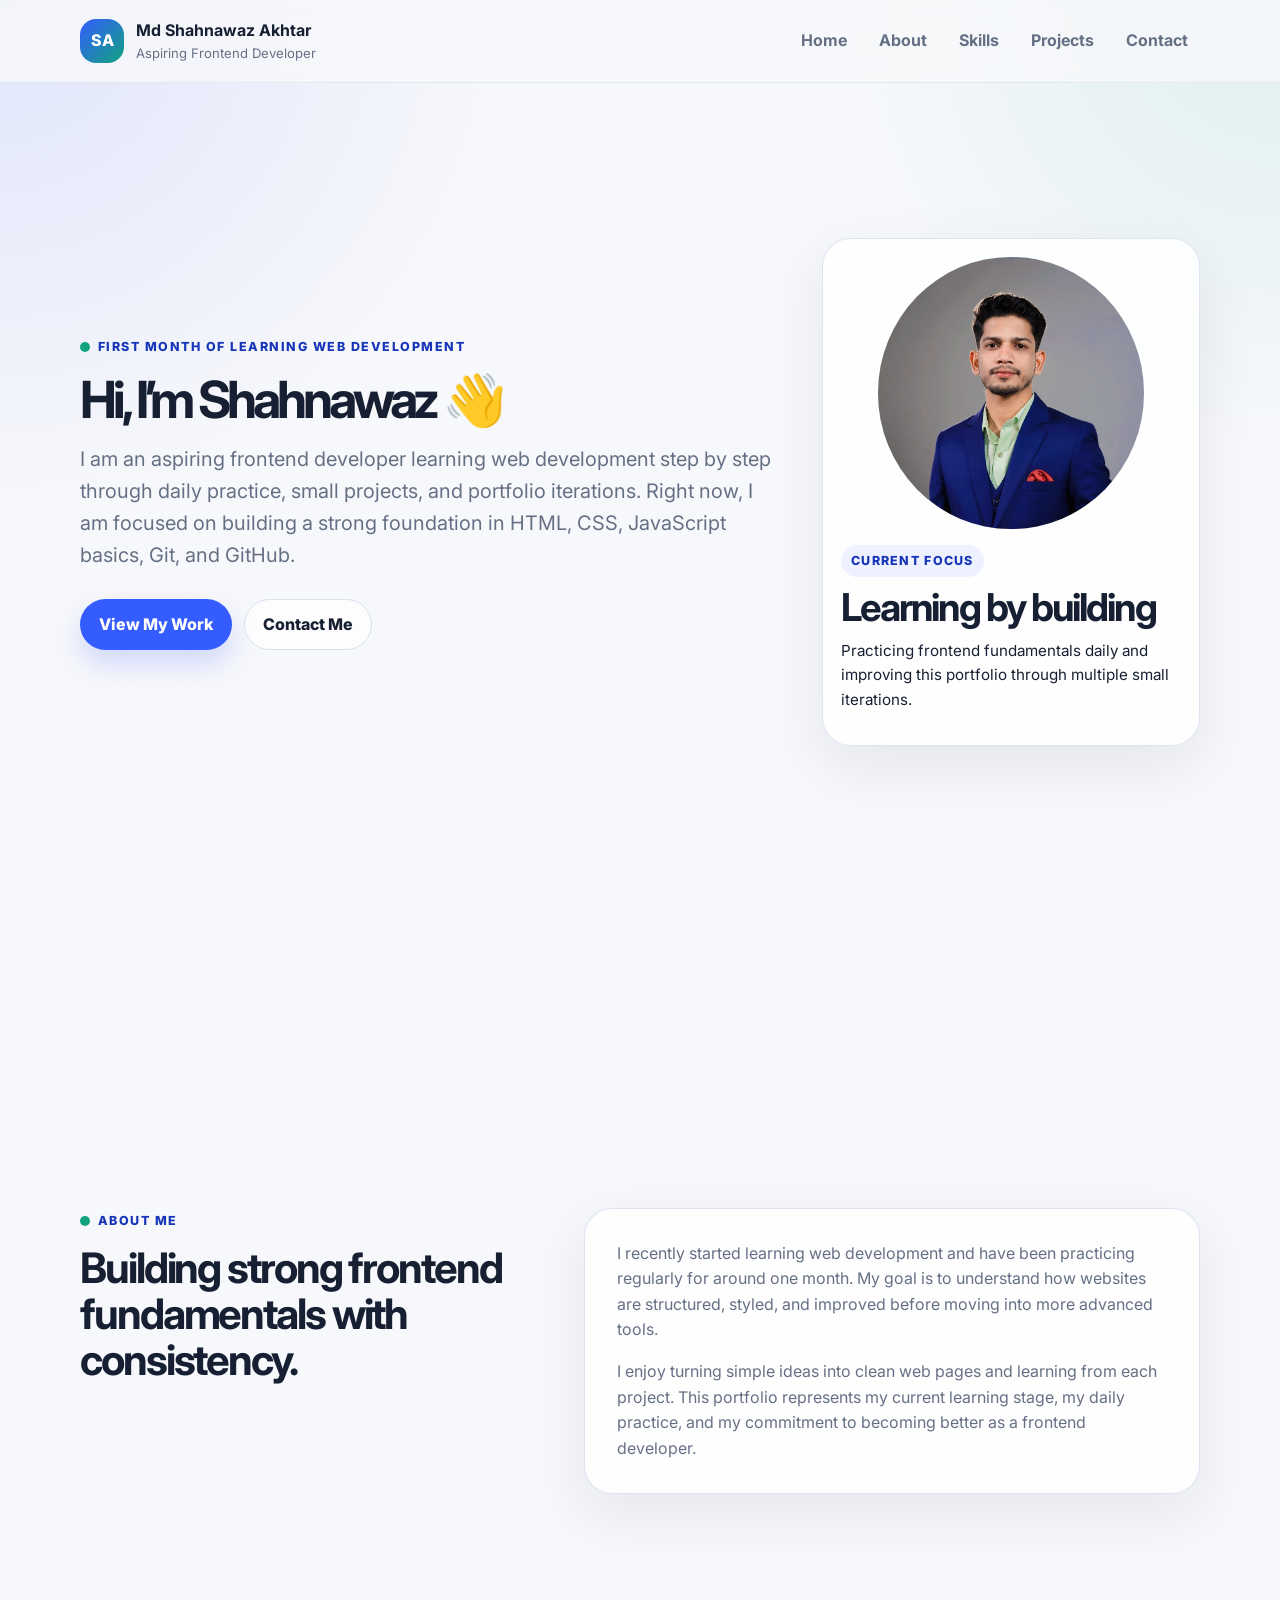
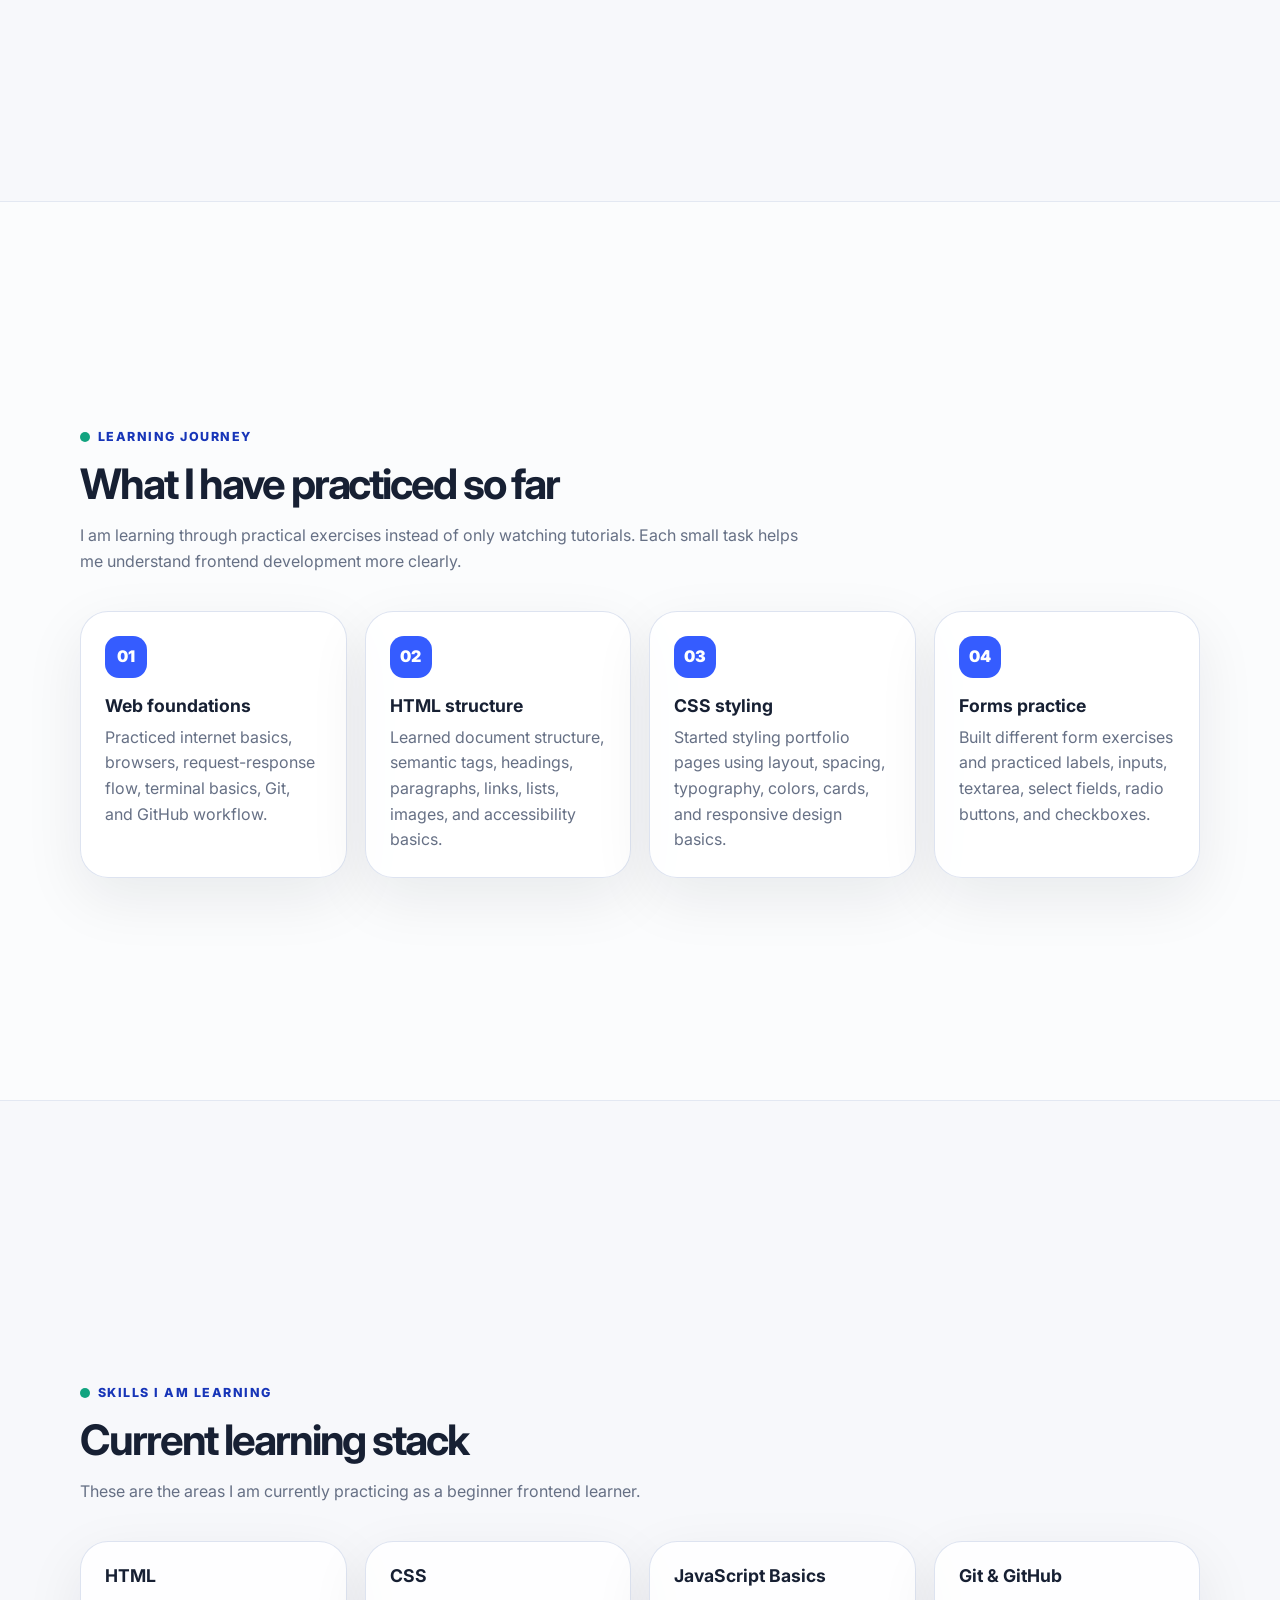
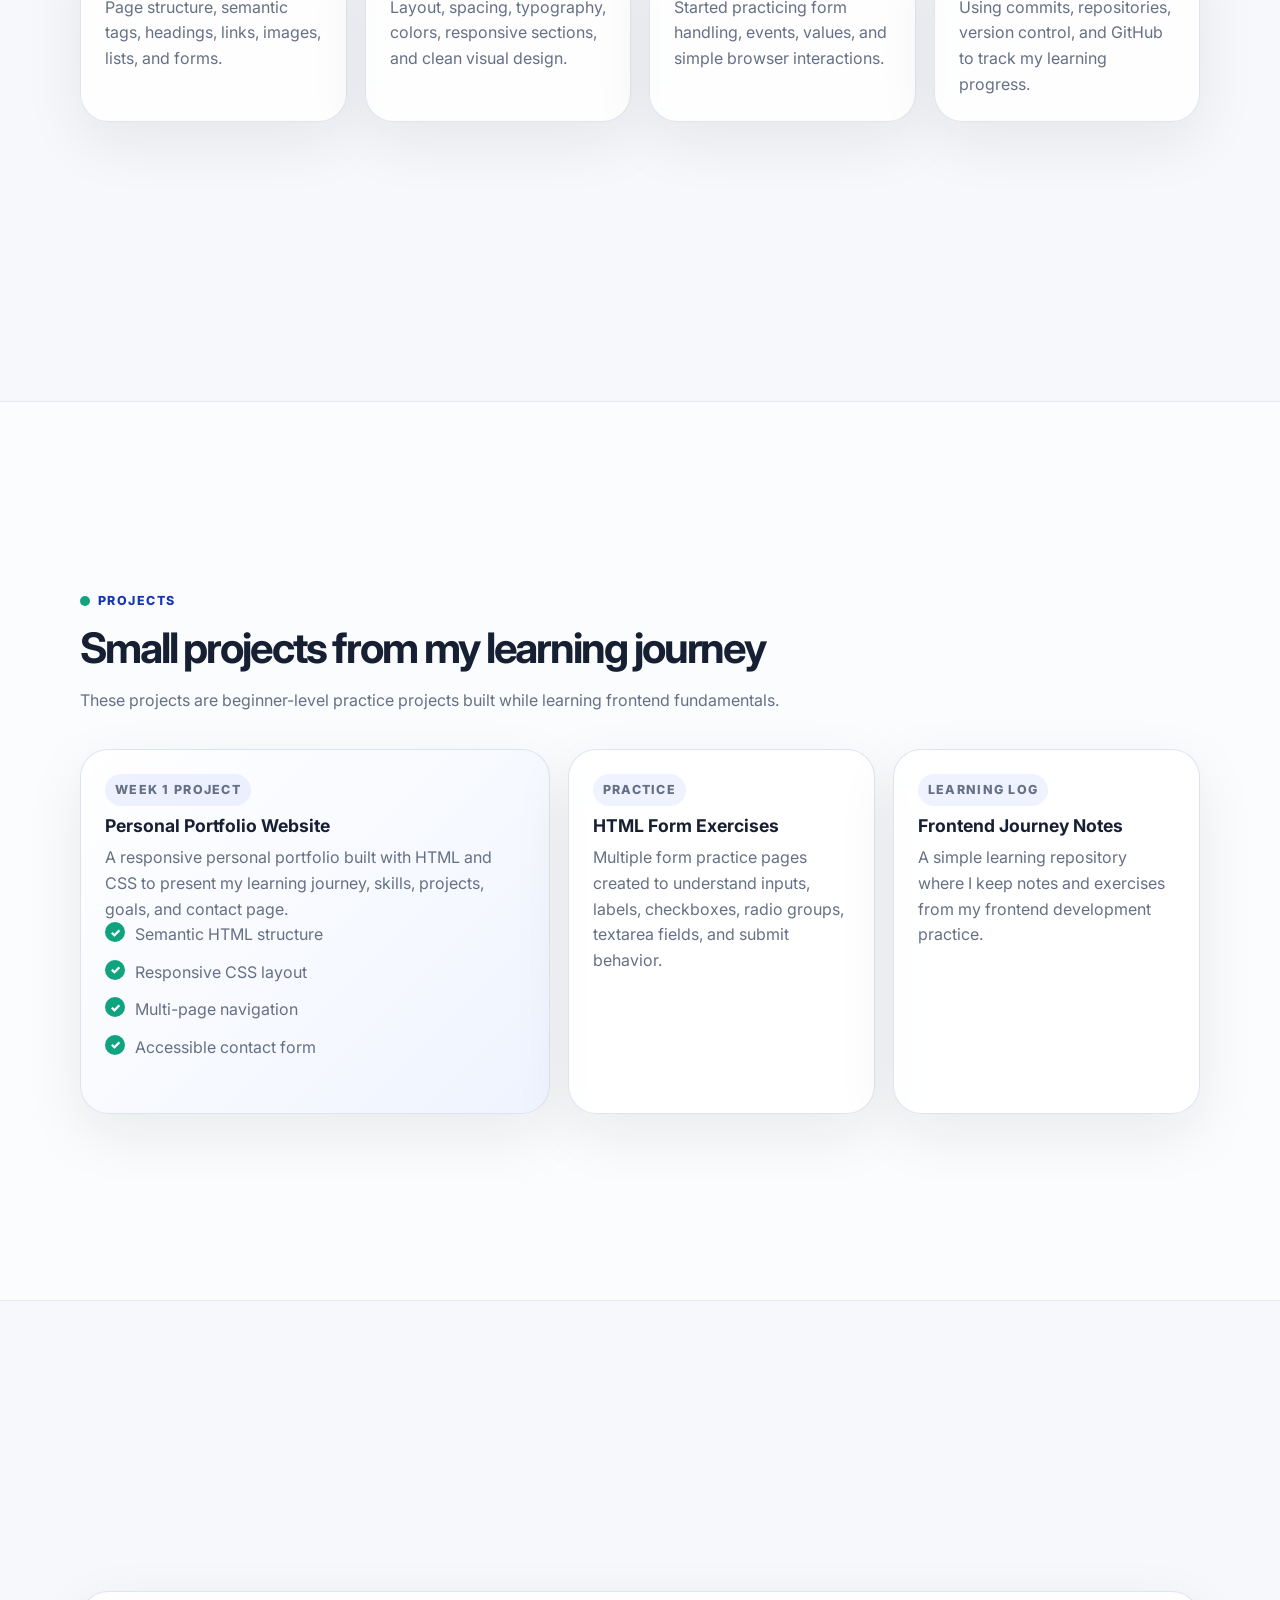
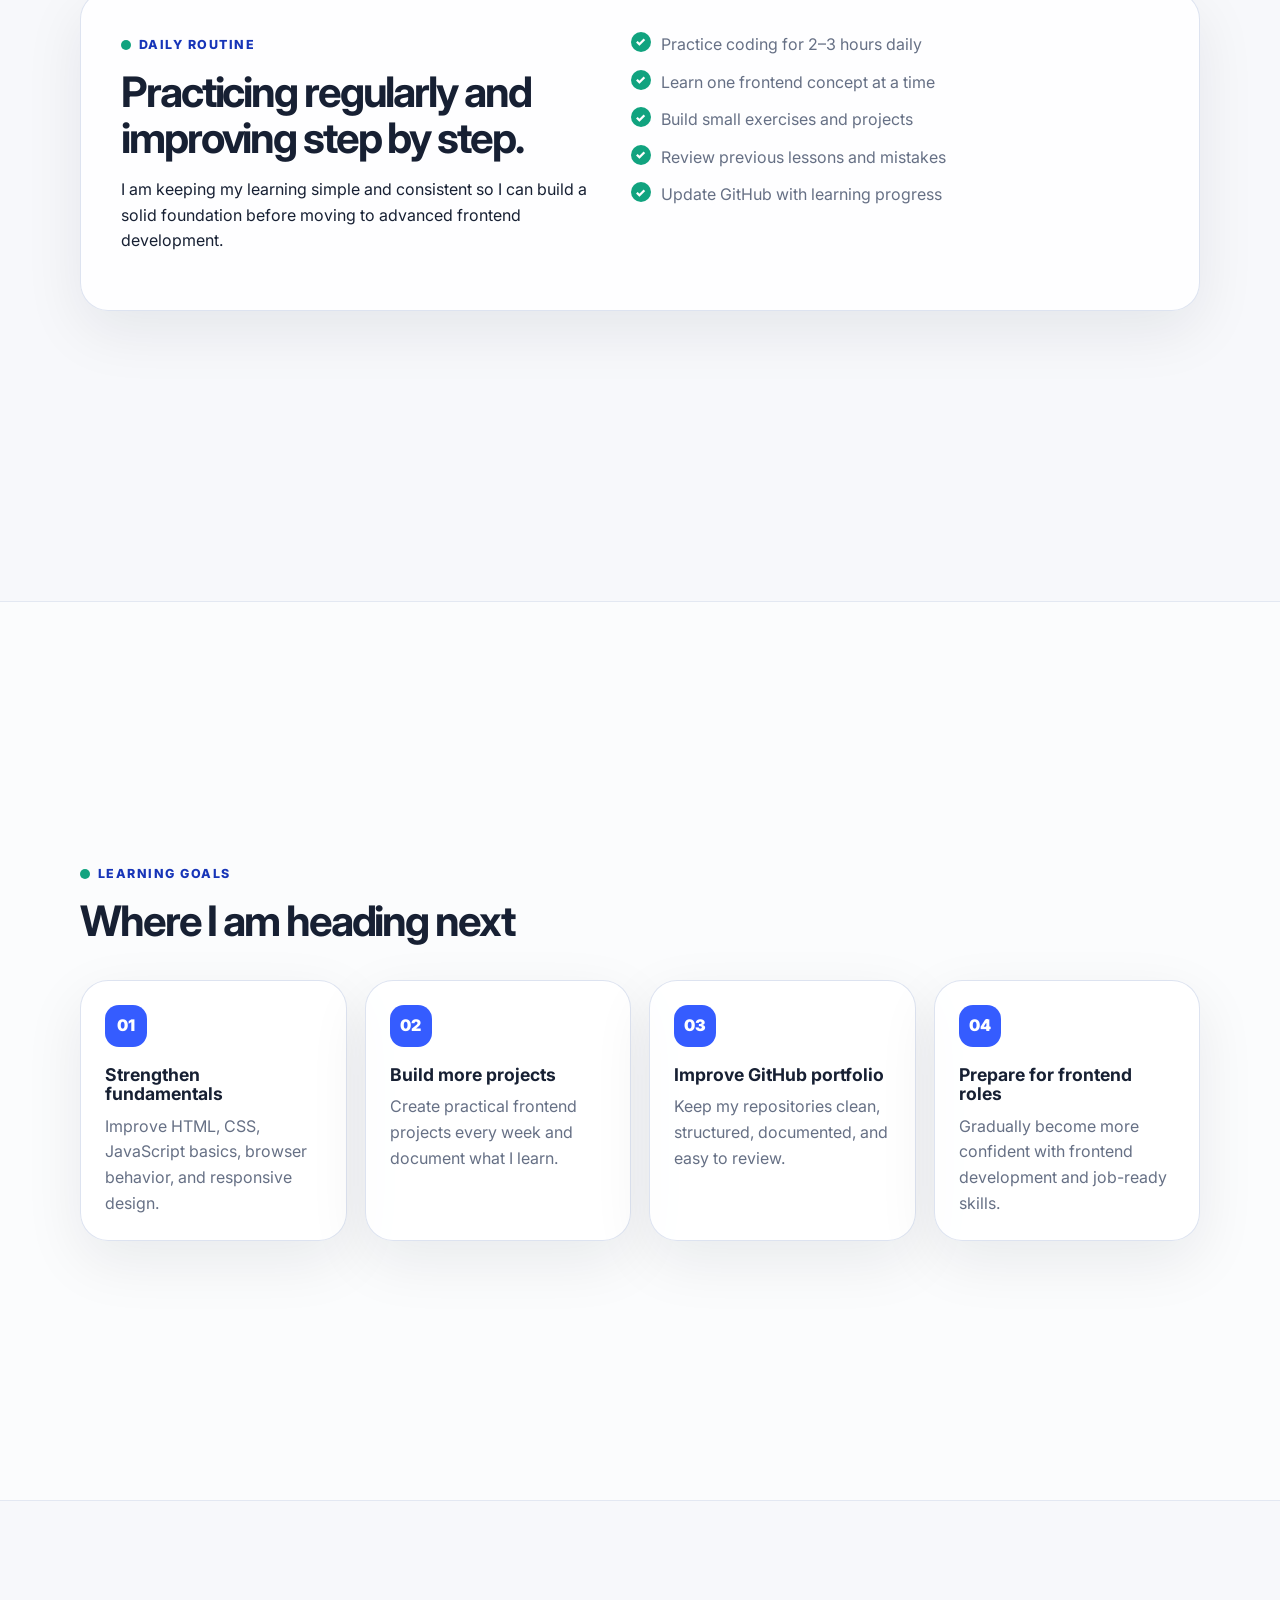
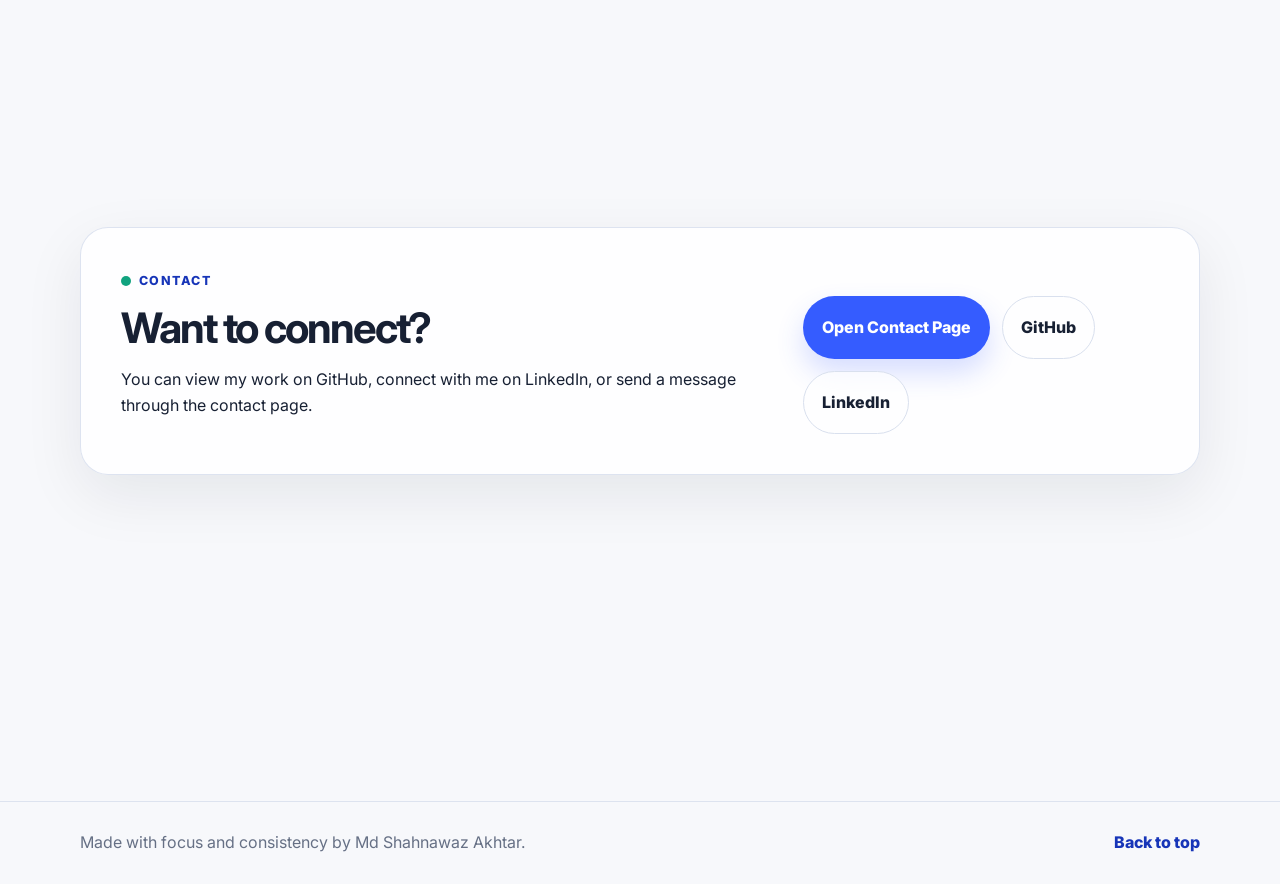
<file: index.html>
<!DOCTYPE html>
<html lang="en">

<head>
  <meta charset="UTF-8" />
  <meta name="viewport" content="width=device-width, initial-scale=1.0" />
  <meta name="description" content="Portfolio of Md Shahnawaz Akhtar, an aspiring frontend developer learning HTML, CSS, JavaScript, and Git through daily practical projects." />
  <title>Md Shahnawaz Akhtar | Aspiring Frontend Developer</title>
  <link rel="preconnect" href="https://fonts.googleapis.com" />
  <link rel="preconnect" href="https://fonts.gstatic.com" crossorigin />
  <link href="https://fonts.googleapis.com/css2?family=Inter:wght@400;500;600;700;800&display=swap" rel="stylesheet" />
  <link rel="stylesheet" href="styles.css" />
</head>

<body>
  <a class="skip-link" href="#main-content">Skip to main content</a>

  <header class="site-header">

    <div class="container header-content">
      <a class="brand" href="index.html" aria-label="Md Shahnawaz Akhtar home">
        <span class="brand-mark">SA</span>
        <span>
          <strong>Md Shahnawaz Akhtar</strong>
          <small>Aspiring Frontend Developer</small>
        </span>
      </a>

      <nav class="site-nav" aria-label="Main navigation">
        <a href="#home">Home</a>
        <a href="#about">About</a>
        <a href="#skills">Skills</a>
        <a href="#projects">Projects</a>
        <a href="contact.html">Contact</a>
      </nav>

    </div>

  </header>

  <main id="main-content">
    <section class="hero section-padding" id="home">
      <div class="container hero-grid">
        <div class="hero-copy">

          <p class="eyebrow">First month of learning web development</p>
          <h1>Hi, I’m Shahnawaz 👋</h1>
          <p class="hero-text">
            I am an aspiring frontend developer learning web development step by step through daily practice, small projects, and portfolio iterations. Right now, I am focused on building a strong foundation in HTML, CSS, JavaScript basics, Git, and GitHub.
          </p>

          <div class="hero-actions" aria-label="Primary actions">
            <a class="button button-primary" href="#projects">View My Work</a>
            <a class="button button-secondary" href="contact.html">Contact Me</a>

          </div>
        </div>

        <div class="hero-card" aria-label="Profile summary card">
          <img src="assets/images/profile.jpg" alt="Profile illustration for Md Shahnawaz Akhtar" />
          <div>
            <p class="card-label">Current focus</p>
            <h2>Learning by building</h2>
            <p>
              Practicing frontend fundamentals daily and improving this portfolio through multiple small iterations.
            </p>
          </div>
        </div>
      </div>

    </section>

    <section class="section-padding" id="about">

      <div class="container two-column">
        <div>
          <p class="eyebrow">About me</p>
          <h2>Building strong frontend fundamentals with consistency.</h2>
        </div>
        <div class="content-card">
          <p>
            I recently started learning web development and have been practicing regularly for around one month. My goal is to understand how websites are structured, styled, and improved before moving into more advanced tools.
          </p>

          <p>
            I enjoy turning simple ideas into clean web pages and learning from each project. This portfolio represents my current learning stage, my daily practice, and my commitment to becoming better as a frontend developer.
          </p>
        </div>
      </div>
    </section>

    <section class="section-padding muted-section" id="journey">

      <div class="container">
        <div class="section-heading">
          <p class="eyebrow">Learning journey</p>
          <h2>What I have practiced so far</h2>
          <p>
            I am learning through practical exercises instead of only watching tutorials. Each small task helps me understand frontend development more clearly.
          </p>
        </div>

        <div class="timeline" aria-label="Frontend learning timeline">
          <article class="timeline-item">
            <span>01</span>
            <h3>Web foundations</h3>
            <p>Practiced internet basics, browsers, request-response flow, terminal basics, Git, and GitHub workflow.</p>
          </article>

          <article class="timeline-item">
            <span>02</span>
            <h3>HTML structure</h3>
            <p>Learned document structure, semantic tags, headings, paragraphs, links, lists, images, and accessibility basics.</p>
          </article>

          <article class="timeline-item">
            <span>03</span>
            <h3>CSS styling</h3>
            <p>Started styling portfolio pages using layout, spacing, typography, colors, cards, and responsive design basics.</p>
          </article>

          <article class="timeline-item">
            <span>04</span>
            <h3>Forms practice</h3>
            <p>Built different form exercises and practiced labels, inputs, textarea, select fields, radio buttons, and checkboxes.</p>
          </article>
        </div>
      </div>

    </section>

    <section class="section-padding" id="skills">

      <div class="container">
        <div class="section-heading">
          <p class="eyebrow">Skills I am learning</p>
          <h2>Current learning stack</h2>
          <p>These are the areas I am currently practicing as a beginner frontend learner.</p>
        </div>

        <div class="skills-grid">
          <article class="skill-card">
            <h3>HTML</h3>
            <p>Page structure, semantic tags, headings, links, images, lists, and forms.</p>
          </article>

          <article class="skill-card">
            <h3>CSS</h3>
            <p>Layout, spacing, typography, colors, responsive sections, and clean visual design.</p>
          </article>

          <article class="skill-card">
            <h3>JavaScript Basics</h3>
            <p>Started practicing form handling, events, values, and simple browser interactions.</p>
          </article>

          <article class="skill-card">
            <h3>Git & GitHub</h3>
            <p>Using commits, repositories, version control, and GitHub to track my learning progress.</p>
          </article>

        </div>
      </div>
    </section>

    <section class="section-padding muted-section" id="projects">

      <div class="container">
        <div class="section-heading">
          <p class="eyebrow">Projects</p>
          <h2>Small projects from my learning journey</h2>
          <p>These projects are beginner-level practice projects built while learning frontend fundamentals.</p>
        </div>

        <div class="project-grid">
          <article class="project-card featured-project">
            <div>
              <p class="project-tag">Week 1 project</p>
              <h3>Personal Portfolio Website</h3>
              <p>
                A responsive personal portfolio built with HTML and CSS to present my learning journey, skills, projects, goals, and contact page.
              </p>
            </div>

            <ul>
              <li>Semantic HTML structure</li>
              <li>Responsive CSS layout</li>
              <li>Multi-page navigation</li>
              <li>Accessible contact form</li>
            </ul>
          </article>

          <article class="project-card">
            <p class="project-tag">Practice</p>
            <h3>HTML Form Exercises</h3>
            <p>
              Multiple form practice pages created to understand inputs, labels, checkboxes, radio groups, textarea fields, and submit behavior.
            </p>
          </article>

          <article class="project-card">
            <p class="project-tag">Learning log</p>
            <h3>Frontend Journey Notes</h3>
            <p>
              A simple learning repository where I keep notes and exercises from my frontend development practice.
            </p>
          </article>
        </div>
      </div>

    </section>

    <section class="section-padding" id="routine">
      <div class="container split-panel">
        <div>
          <p class="eyebrow">Daily routine</p>
          <h2>Practicing regularly and improving step by step.</h2>
          <p>
            I am keeping my learning simple and consistent so I can build a solid foundation before moving to advanced frontend development.
          </p>
        </div>
        <ul class="check-list">
          <li>Practice coding for 2–3 hours daily</li>
          <li>Learn one frontend concept at a time</li>
          <li>Build small exercises and projects</li>
          <li>Review previous lessons and mistakes</li>
          <li>Update GitHub with learning progress</li>
        </ul>
      </div>
    </section>

    <section class="section-padding muted-section" id="goals">

      <div class="container">
        <div class="section-heading">
          <p class="eyebrow">Learning goals</p>
          <h2>Where I am heading next</h2>
        </div>

        <div class="goal-grid">
          <article class="goal-card">
            <span>01</span>
            <h3>Strengthen fundamentals</h3>
            <p>Improve HTML, CSS, JavaScript basics, browser behavior, and responsive design.</p>
          </article>
          <article class="goal-card">
            <span>02</span>
            <h3>Build more projects</h3>
            <p>Create practical frontend projects every week and document what I learn.</p>
          </article>
          <article class="goal-card">
            <span>03</span>
            <h3>Improve GitHub portfolio</h3>
            <p>Keep my repositories clean, structured, documented, and easy to review.</p>
          </article>
          <article class="goal-card">
            <span>04</span>
            <h3>Prepare for frontend roles</h3>
            <p>Gradually become more confident with frontend development and job-ready skills.</p>
          </article>
        </div>
      </div>

    </section>

    <section class="section-padding contact-preview" id="contact-preview">
      <div class="container contact-preview-card">
        <div>
          <p class="eyebrow">Contact</p>
          <h2>Want to connect?</h2>
          <p>
            You can view my work on GitHub, connect with me on LinkedIn, or send a message through the contact page.
          </p>
        </div>

        <div class="contact-actions">
          <a class="button button-primary" href="contact.html">Open Contact Page</a>
          <a class="button button-secondary" href="https://github.com/mdshahnawazakhtar1478-cmyk" target="_blank" rel="noopener noreferrer">GitHub</a>
          <a class="button button-secondary" href="https://www.linkedin.com/in/mdshahnawaz-akhtar-00664719a/" target="_blank" rel="noopener noreferrer">LinkedIn</a>
        </div>
      </div>
    </section>
  </main>

  <footer class="site-footer">

    <div class="container footer-content">
      <p>Made with focus and consistency by Md Shahnawaz Akhtar.</p>
      <a href="#home">Back to top</a>
    </div>
        
  </footer>

</body>

</html>
</file>
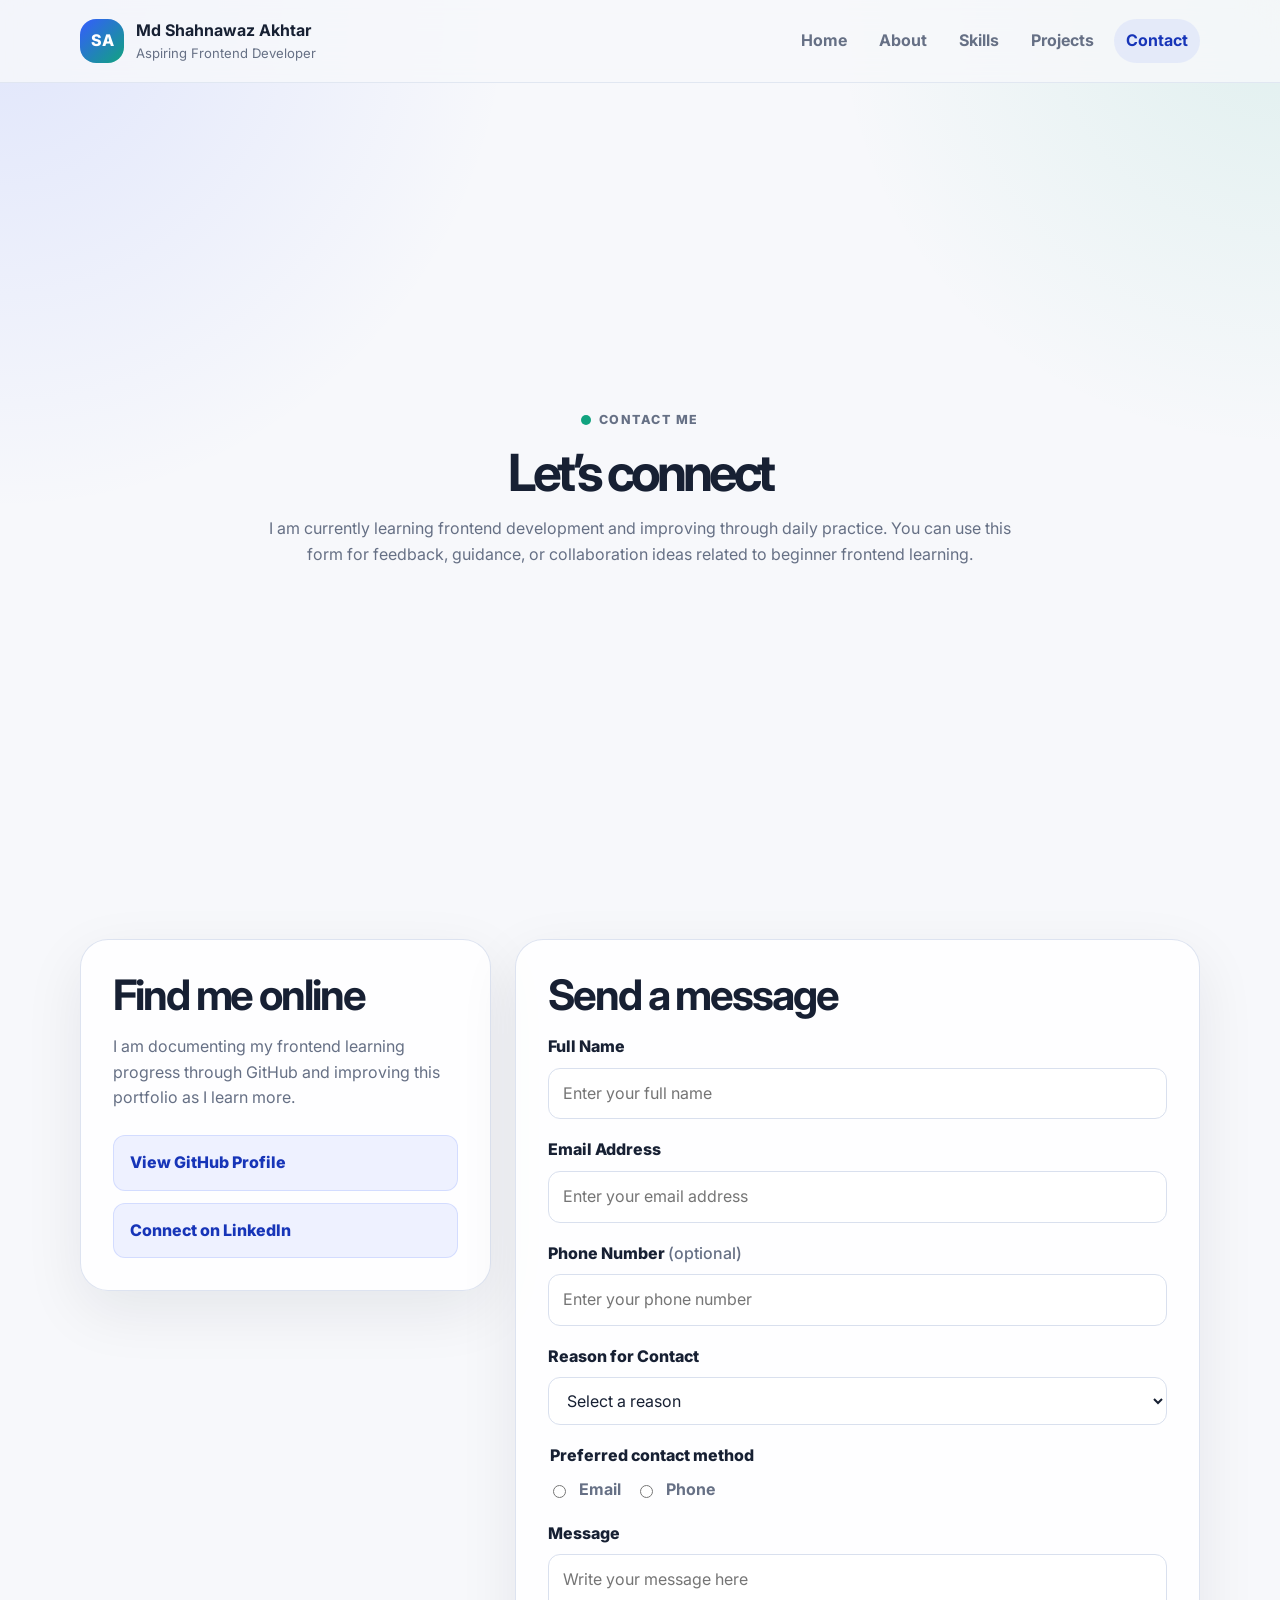
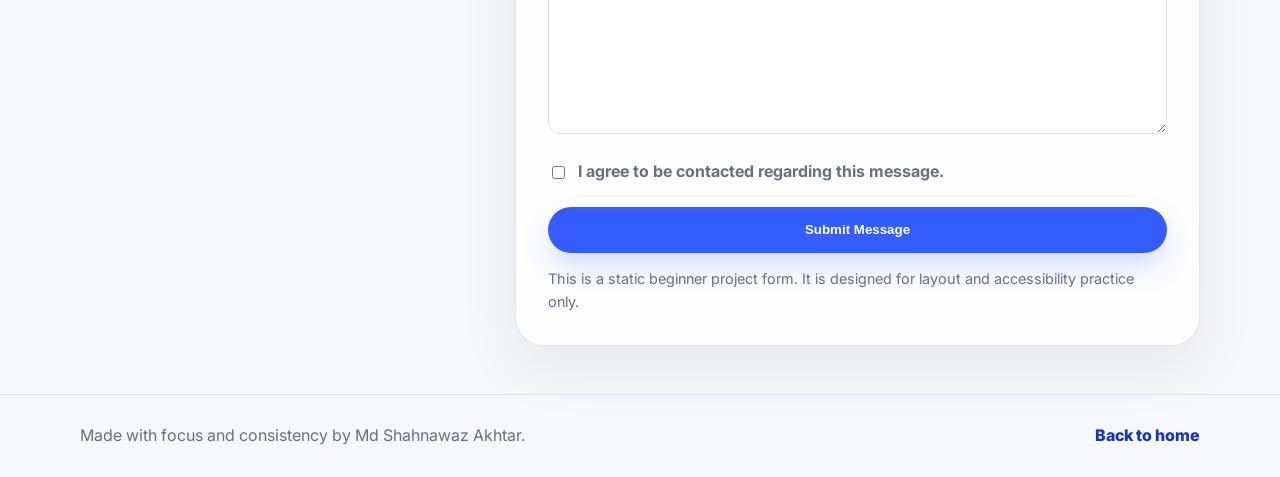
<file: contact.html>
<!DOCTYPE html>
<html lang="en">
<head>
  <meta charset="UTF-8" />
  <meta name="viewport" content="width=device-width, initial-scale=1.0" />
  <meta name="description" content="Contact Md Shahnawaz Akhtar, an aspiring frontend developer learning HTML, CSS, JavaScript, and Git." />
  <title>Contact | Md Shahnawaz Akhtar</title>
  <link rel="preconnect" href="https://fonts.googleapis.com" />
  <link rel="preconnect" href="https://fonts.gstatic.com" crossorigin />
  <link href="https://fonts.googleapis.com/css2?family=Inter:wght@400;500;600;700;800&display=swap" rel="stylesheet" />
  <link rel="stylesheet" href="styles.css"/>
  <link rel="stylesheet" href="contact.css" /> 
</head>

<body>
  <a class="skip-link" href="#main-content">Skip to main content</a>

  <header class="site-header">
    <div class="container header-content">
      <a class="brand" href="index.html" aria-label="Md Shahnawaz Akhtar home">
        <span class="brand-mark">SA</span>
        <span>
          <strong>Md Shahnawaz Akhtar</strong>
          <small>Aspiring Frontend Developer</small>
        </span>
      </a>

      <nav class="site-nav" aria-label="Main navigation">
        <a href="index.html">Home</a>
        <a href="index.html#about">About</a>
        <a href="index.html#skills">Skills</a>
        <a href="index.html#projects">Projects</a>
        <a href="contact.html" aria-current="page">Contact</a>
      </nav>
    </div>
  </header>

  <main id="main-content">
    <section class="page-hero section-padding">
      <div class="container narrow-container">
        <p class="eyebrow">Contact me</p>
        <h1>Let’s connect</h1>
        <p>
          I am currently learning frontend development and improving through daily practice. You can use this form for feedback, guidance, or collaboration ideas related to beginner frontend learning.
        </p>
      </div>
    </section>

    <section class="section-padding contact-section" id="contact-form">
      <div class="container contact-grid">
        <aside class="contact-info" aria-label="Contact information">
          <h2>Find me online</h2>
          <p>
            I am documenting my frontend learning progress through GitHub and improving this portfolio as I learn more.
          </p>
          <div class="contact-links">
            <a href="https://github.com/mdshahnawazakhtar1478-cmyk" target="_blank" rel="noopener noreferrer">View GitHub Profile</a>
            <a href="https://www.linkedin.com/in/mdshahnawaz-akhtar-00664719a/" target="_blank" rel="noopener noreferrer">Connect on LinkedIn</a>
          </div>
        </aside>

        <form class="contact-form" action="#" method="post">
          <h2>Send a message</h2>

          <div class="form-group">
            <label for="full-name">Full Name</label>
            <input type="text" id="full-name" name="fullName" placeholder="Enter your full name" required />
          </div>

          <div class="form-group">
            <label for="email">Email Address</label>
            <input type="email" id="email" name="email" placeholder="Enter your email address" required />
          </div>

          <div class="form-group">
            <label for="phone">Phone Number <span>(optional)</span></label>
            <input type="tel" id="phone" name="phone" placeholder="Enter your phone number" />
          </div>

          <div class="form-group">
            <label for="reason">Reason for Contact</label>
            <select id="reason" name="reason" required>
              <option value="">Select a reason</option>
              <option value="feedback">Portfolio feedback</option>
              <option value="learning">Learning guidance</option>
              <option value="collaboration">Collaboration idea</option>
              <option value="other">Other</option>
            </select>
          </div>

          <fieldset>
            <legend>Preferred contact method</legend>
            <div class="radio-group">
              <label for="contact-email">
                <input type="radio" id="contact-email" name="contactMethod" value="email" required />
                Email
              </label>
              <label for="contact-phone">
                <input type="radio" id="contact-phone" name="contactMethod" value="phone" />
                Phone
              </label>
            </div>
          </fieldset>

          <div class="form-group">
            <label for="message">Message</label>
            <textarea id="message" name="message" rows="6" placeholder="Write your message here" required></textarea>
          </div>

          <label class="checkbox-label" for="permission">
            <input type="checkbox" id="permission" name="permission" required />
            I agree to be contacted regarding this message.
          </label>

          <button class="button button-primary" type="submit">Submit Message</button>
          <p class="form-note">This is a static beginner project form. It is designed for layout and accessibility practice only.</p>
        </form>
      </div>
    </section>
  </main>

  <footer class="site-footer">
    <div class="container footer-content">
      <p>Made with focus and consistency by Md Shahnawaz Akhtar.</p>
      <a href="index.html">Back to home</a>
    </div>
  </footer>
</body>
</html>
</file>
<file: styles.css>
/* =========================
   Base styles
========================= */
:root {
  --color-bg: #f7f8fb;
  --color-surface: #ffffff;
  --color-surface-soft: #eef3ff;
  --color-text: #172033;
  --color-muted: #667085;
  --color-border: #d9e0ee;
  --color-primary: #355cff;
  --color-primary-dark: #1735b8;
  --color-secondary: #052295;
  --color-accent: #11a37f;
  --shadow-soft: 0 20px 60px rgba(15, 23, 42, 0.08);
  --radius-lg: 28px;
  --radius-md: 18px;
  --radius-sm: 12px;
  --container-width: 1120px;
}

* {
  box-sizing: border-box;
}

html {
  scroll-behavior: smooth;
}

body {
  margin: 0;
  font-family: "Inter", Arial, sans-serif;
  line-height: 1.6;
  color: var(--color-text);
  background:
    radial-gradient(circle at top left, rgba(53, 92, 255, 0.12), transparent 32rem),
    radial-gradient(circle at top right, rgba(17, 163, 127, 0.1), transparent 28rem),
    var(--color-bg);
}

img {
  max-width: 100%;
  height: auto;
  display: block;
}

a {
  color: inherit;
}

p,
ul,
ol {
  margin-top: 0;
}

h1,
h2,
h3 {
  margin: 0 0 16px;
  line-height: 1.1;
}

h1 {
    font-size: clamp(32px,4vw, 74px);
    letter-spacing: -0.08em;
}

h2 {
    font-size: clamp(32px, 4vw, 42px);
    letter-spacing: -0.05em;
}

h3 {
  font-size: 17.6px;
}

.container {
  width: min(92%, var(--container-width));
  margin: 0 auto;
}

.narrow-container {
  max-width: 760px;
}

section{
    min-height: 100vh;
    display:flex;
    align-items:center;
}

.section-padding{
    padding:48px 0;
}

.muted-section {
  background: rgba(255, 255, 255, 0.46);
  border-top: 1px solid rgba(217, 224, 238, 0.7);
  border-bottom: 1px solid rgba(217, 224, 238, 0.7);
}

.skip-link {
  position: absolute;
  left: 16px;
  top: -60px;
  z-index: 100;
  padding: 10px 14px;
  color: #ffffff;
  background: var(--color-primary);
  border-radius: 999px;
  transition: top 0.2s ease;
}

.skip-link:focus {
  top: 16px;
}

.eyebrow {
  display: inline-flex;
  align-items: center;
  gap: 8px;
  margin-bottom: 14px;
  color: var(--color-primary-dark);
  font-weight: 800;
  font-size: 12.48px;
  text-transform: uppercase;
  letter-spacing: 0.12em;
}

.eyebrow::before {
  content: "";
  width: 10px;
  height: 10px;
  border-radius: 999px;
  background: var(--color-accent);
}

.button {
  display: inline-flex;
  align-items: center;
  justify-content: center;
  min-height: 46px;
  padding: 12px 18px;
  border: 1px solid transparent;
  border-radius: 999px;
  font-weight: 800;
  text-decoration: none;
  cursor: pointer;
  transition: transform 0.2s ease, box-shadow 0.2s ease, background 0.2s ease;
}

.button:hover,
.button:focus-visible {
  transform: translateY(-2px);
}

.button-primary {
  color: #ffffff;
  background: var(--color-primary);
  box-shadow: 0 14px 28px rgba(53, 92, 255, 0.2);
}

.button-primary:hover,
.button-primary:focus-visible {
  background: var(--color-primary-dark);
}

.button-secondary {
  color: var(--color-text);
  background: rgba(255, 255, 255, 0.74);
  border-color: var(--color-border);
}

.section-heading {
  max-width: 740px;
  margin-bottom: 36px;
}

.section-heading p:last-child,
.content-card p,
.project-card p,
.skill-card p,
.goal-card p,
.timeline-item p,
.contact-info p,
.page-hero p {
  color: var(--color-muted);
}

/* =========================
   Header and navigation
========================= */
.site-header {
  position: sticky;
  top: 0;
  z-index: 20;
  background: rgba(247, 248, 251, 0.82);
  border-bottom: 1px solid rgba(217, 224, 238, 0.75);
  backdrop-filter: blur(18px);
}

.header-content {
  display: flex;
  align-items: center;
  justify-content: space-between;
  gap: 24px;
  min-height: 82px;
}

.brand {
  display: inline-flex;
  align-items: center;
  gap: 12px;
  color: var(--color-text);
  text-decoration: none;
}

.brand-mark {
  display: grid;
  place-items: center;
  width: 44px;
  height: 44px;
  color: #ffffff;
  font-weight: 800;
  background: linear-gradient(135deg, var(--color-primary), var(--color-accent));
  border-radius: 16px;
}

.brand strong,
.brand small {
  display: block;
}

.brand small {
  color: var(--color-muted);
    font-size: 13.12px;
}

.site-nav {
  display: flex;
  align-items: center;
  justify-content: flex-end;
  gap: 8px;
  flex-wrap: wrap;
}

.site-nav a {
  padding: 9px 12px;
  color: var(--color-muted);
  font-weight: 700;
  text-decoration: none;
  border-radius: 999px;
}

.site-nav a:hover,
.site-nav a:focus-visible,
.site-nav a[aria-current="page"] {
  color: var(--color-primary-dark);
  background: rgba(53, 92, 255, 0.08);
}

/* =========================
   Hero
========================= */
.hero {
  min-height: calc(100vh - 82px);
  display: flex;
  align-items: center;
  padding: 32px 0;
}

.hero-grid {
  display: grid;
  grid-template-columns: 1.3fr 0.7fr;
  align-items: center;
  gap: 40px;
}

#home {
  scroll-margin-top: 80px;
}

.hero-text {
  max-width: 700px;
  color: var(--color-muted);
  font-size: clamp(16.8px, 2vw, 20px);
}

.hero-actions,
.contact-actions {
  display: flex;
  gap: 12px;
  flex-wrap: wrap;
  margin-top: 28px;
}

.hero-card,
.content-card,
.skill-card,
.project-card,
.goal-card,
.timeline-item,
.contact-info,
.contact-form,
.contact-preview-card,
.split-panel {
  background: rgba(255, 255, 255, 0.82);
  border: 1px solid rgba(217, 224, 238, 0.88);
  border-radius: var(--radius-lg);
  box-shadow: var(--shadow-soft);
}

.hero-card {
    align-self: center;
    max-width: 500px;
    justify-self: end;
    padding: 18px;
}

.hero-card img {
    width: 78%;
    margin: 0 auto 16px;
    border-radius: 50%;
    display: block;
}

.hero-card h2 {
    font-size: clamp(2rem, 3vw, 2.5rem);
    line-height: 1.05;
    margin-bottom: 12px;
}

.hero-card h2 {
    font-size: clamp(2rem, 3vw, 2.5rem);
    line-height: 1.05;
    margin-bottom: 12px;
}

.hero-card p:last-child {
    font-size: 0.95rem;
    line-height: 1.6;
}

.card-label,
.project-tag {
  display: inline-flex;
  margin-bottom: 10px;
  padding: 6px 10px;
  color: var(--color-primary-dark);
  background: rgba(53, 92, 255, 0.08);
  border-radius: 999px;
  font-size: 12.48px;
  font-weight: 800;
  text-transform: uppercase;
  letter-spacing: 1.28px;
}

/* =========================
   Sections and cards
========================= */
.two-column {
  display: grid;
  grid-template-columns: minmax(0, 0.85fr) minmax(0, 1.15fr);
  gap: 48px;
  align-items: start;
}

.content-card {
  padding: 32px;
}

.content-card p:last-child,
.skill-card p:last-child,
.project-card p:last-child,
.goal-card p:last-child,
.timeline-item p:last-child,
.contact-info p:last-child,
.page-hero p:last-child {
  margin-bottom: 0;
}

.skills-grid,
.goal-grid {
  display: grid;
  grid-template-columns: repeat(4, minmax(0, 1fr));
  gap: 18px;
}

.skill-card,
.goal-card,
.timeline-item,
.project-card {
  padding: 24px;
}

.skill-card h3,
.goal-card h3,
.timeline-item h3,
.project-card h3 {
  margin-bottom: 10px;
}

.project-grid {
  display: grid;
  grid-template-columns: 1.3fr 0.85fr 0.85fr;
  gap: 18px;
  align-items: stretch;
}

.featured-project {
  display: flex;
  flex-direction: column;
  justify-content: space-between;
  min-height: 340px;
  background: linear-gradient(135deg, rgba(255, 255, 255, 0.92), rgba(238, 243, 255, 0.92));
}

.featured-project ul,
.check-list {
  padding-left: 0;
  list-style: none;
}

.featured-project li,
.check-list li {
  position: relative;
  margin-bottom: 12px;
  padding-left: 30px;
  color: var(--color-muted);
}

.featured-project li::before,
.check-list li::before {
  content: "✓";
  position: absolute;
  left: 0;
  top: 0;
  display: grid;
  place-items: center;
  width: 20px;
  height: 20px;
  color: #ffffff;
  background: var(--color-accent);
  border-radius: 999px;
  font-size: 12px;
  font-weight: 900;
}

.timeline {
  display: grid;
  grid-template-columns: repeat(4, minmax(0, 1fr));
  gap: 18px;
}

.timeline-item span,
.goal-card span {
  display: inline-flex;
  align-items: center;
  justify-content: center;
  width: 42px;
  height: 42px;
  margin-bottom: 18px;
  color: #ffffff;
  background: var(--color-primary);
  border-radius: 14px;
  font-weight: 900;
}

.split-panel {
  display: grid;
  grid-template-columns: minmax(0, 0.95fr) minmax(280px, 1.05fr);
  gap: 32px;
  padding: 40px;
}

.contact-preview-card {
  display: flex;
  justify-content: space-between;
  gap: 32px;
  padding: 40px;
}

.contact-preview-card > div:first-child {
  max-width: 650px;
}

/*=========================
   Footer
===========================*/
.site-footer {
  padding: 28px 0;
  color: var(--color-muted);
  border-top: 1px solid rgba(217, 224, 238, 0.85);
}

.footer-content {
  display: flex;
  align-items: center;
  justify-content: space-between;
  gap: 16px;
  flex-wrap: wrap;
}

.footer-content p {
  margin: 0;
}

.footer-content a {
  color: var(--color-primary-dark);
  font-weight: 800;
  text-decoration: none;
}

/* ===========================
 Media Query Start
=========================== */

/* Tablet */

@media (max-width: 992px) {
  .header-content {
    gap: 16px;
  }

  .brand strong {
    font-size: 16px;
  }

  .brand small {
    font-size: 12px;
  }

  .site-nav {
    gap:4px;
  }

  .site-nav a {
    padding: 8px 10px;
    font-size: 15.2px;
  }

  .hero-grid {
    grid-template-columns: 1.5fr 1fr;
    gap: 24px;
  }

  .hero-card {
    max-width: 380px;
  }

  .hero-card img {
    width: 70%;
  }

  .hero-text {
    max-width: 100%;
  }

  .two-column {
    grid-template-columns: 1fr;
    gap: 32px;
  }

  .contact-card {
    padding: 28px;
  }

  .timeline {
    grid-template-columns: repeat(2, 1fr);
    gap: 20px;
  }

  .skills-grid {
    grid-template-columns: repeat(2, 1fr);
    gap: 20px;
  }

  .project-grid {
    grid-template-columns: repeat(2, 1fr);
  }

  .featured-project {
    grid-column: 1/-1;
    min-height: auto;
  }

  .split-panel {
    grid-template-columns: 1fr;
    gap: 28px;
    padding: 32px;
  }

  .goal-grid{
    grid-template-columns:repeat(2,1fr);
    gap:20px;
  }

  .contact-preview-card {
    flex-direction:column;
    padding:32px;
  }

  .contact-preview-card > div:first-child {
    max-width:100%;
  }
}

/* Mobile */

@media (max-width: 768px) {
  .header-content {
    flex-direction: column;
    justify-content: center;
    gap: 18px;
    padding: 16px 0;
  }

  .site-nav {
    justify-content: center;
  }

  .site-nav a {
    padding: 8px 12px;
  }

  .section-padding {
    padding: 148px 0;
  }

  .hero {
    min-height: auto;
    padding: 64px 0;
  }

  .hero-grid {
    grid-template-columns: 1fr;
    gap: 32px;
    text-align: center;
  }

  .hero-copy {
    order: 1;
  }

  .hero-card {
    order: 2;
    justify-self: center;
    max-width: 340px;
  }

  .hero-card img {
    width: 60%;
  }

  .hero-actions{
    justify-content: center;
  }

  .two-column {
    gap: 24px;
  }

  .two-column > div:first-child {
    text-align: center;
  }

  .content-card{
    padding: 20px;
  }

  .timeline {
    grid-template-columns: 1fr;
  }

  .timeline-item {
    padding: 20px;
  }

  .skills-grid {
    grid-template-columns: 1fr;
  }

  .skill-card {
    padding: 20px;
  }

  .project-grid {
    grid-template-columns: 1fr;
  }

  .featured-project {
    grid-column: auto;
  }

  .project-card {
    padding: 20px;
  }

  .split-panel {
    gap: 24px;
    padding: 24px 20px;
  }

  .split-panel > div:first-child {
    text-align: center;
  }

  .goal-grid {
    grid-template-columns:1fr;
  }

  .goal-card {
    padding:20px;
  }

  .contact-preview-card {
    padding: 24px 20px;
    text-align: center;
  }

  .contact-actions {
    width: 100%;
    flex-direction: column;
  }

  .contact-actions .button {
    width: 100%;
  }
}
</file>
<file: contact.css>
/* =========================
   Contact page
========================= */
.page-hero {
  text-align: center;
  min-height: calc(100vh - 92px);
}

.contact-grid {
  display: grid;
  grid-template-columns: minmax(260px, 0.75fr) minmax(0, 1.25fr);
  gap: 24px;
  align-items: start;
}

.contact-info,
.contact-form {
  padding: 32px;
}

.contact-links {
  display: grid;
  gap: 12px;
  margin-top: 24px;
}

.contact-links a {
  padding: 14px 16px;
  color: var(--color-primary-dark);
  background: rgba(53, 92, 255, 0.08);
  border: 1px solid rgba(53, 92, 255, 0.14);
  border-radius: var(--radius-sm);
  font-weight: 800;
  text-decoration: none;
}

.contact-links a:hover,
.contact-links a:focus-visible {
  background: rgba(53, 92, 255, 0.14);
}

.form-group,
fieldset {
  margin: 0 0 18px;
}

label,
legend {
  display: block;
  margin-bottom: 8px;
  font-weight: 800;
}

label span {
  color: var(--color-muted);
  font-weight: 500;
}

input,
select,
textarea {
  width: 100%;
  min-height: 46px;
  padding: 12px 14px;
  color: var(--color-text);
  font: inherit;
  background: #ffffff;
  border: 1px solid var(--color-border);
  border-radius: var(--radius-sm);
  outline: none;
  transition: border-color 0.2s ease, box-shadow 0.2s ease;
}

textarea {
  resize: vertical;
}

input:focus,
select:focus,
textarea:focus {
  border-color: var(--color-primary);
  box-shadow: 0 0 0 4px rgba(53, 92, 255, 0.12);
}

fieldset {
  padding: 0;
  border: none;
}

.radio-group {
  display: flex;
  gap: 14px;
  flex-wrap: wrap;
}

.radio-group label,
.checkbox-label {
  display: flex;
  align-items: center;
  gap: 10px;
  margin: 0;
  color: var(--color-muted);
  font-weight: 700;
}

input[type="radio"],
input[type="checkbox"] {
  width: auto;
  min-height: auto;
  accent-color: var(--color-primary);
}

.checkbox-label {
  margin-bottom: 22px;
}

.contact-form button {
  width: 100%;
}

.form-note {
  margin: 14px 0 0;
  color: var(--color-muted);
  font-size: 14.4px;
}

/* ===========================
 Media Query Start
=========================== */

/* Tablet */

@media (max-width: 992px) {

  .page-hero {
    min-height: auto;
    padding: 64px 0;
  }

  .contact-grid {
    grid-template-columns: 1fr;
  }

  .contact-info,
  .contact-form {
    padding: 28px;
  }
}

/* Mobile */

@media (max-width: 768px) {

  .page-hero {
    padding: 48px 0;
  }

  .contact-info,
  .contact-form {
    padding: 20px;
  }

  .contact-links a {
    text-align: center;
  }

  .contact-info h2,
  .contact-form h2 {
    text-align: center;
  }
}
</file>
